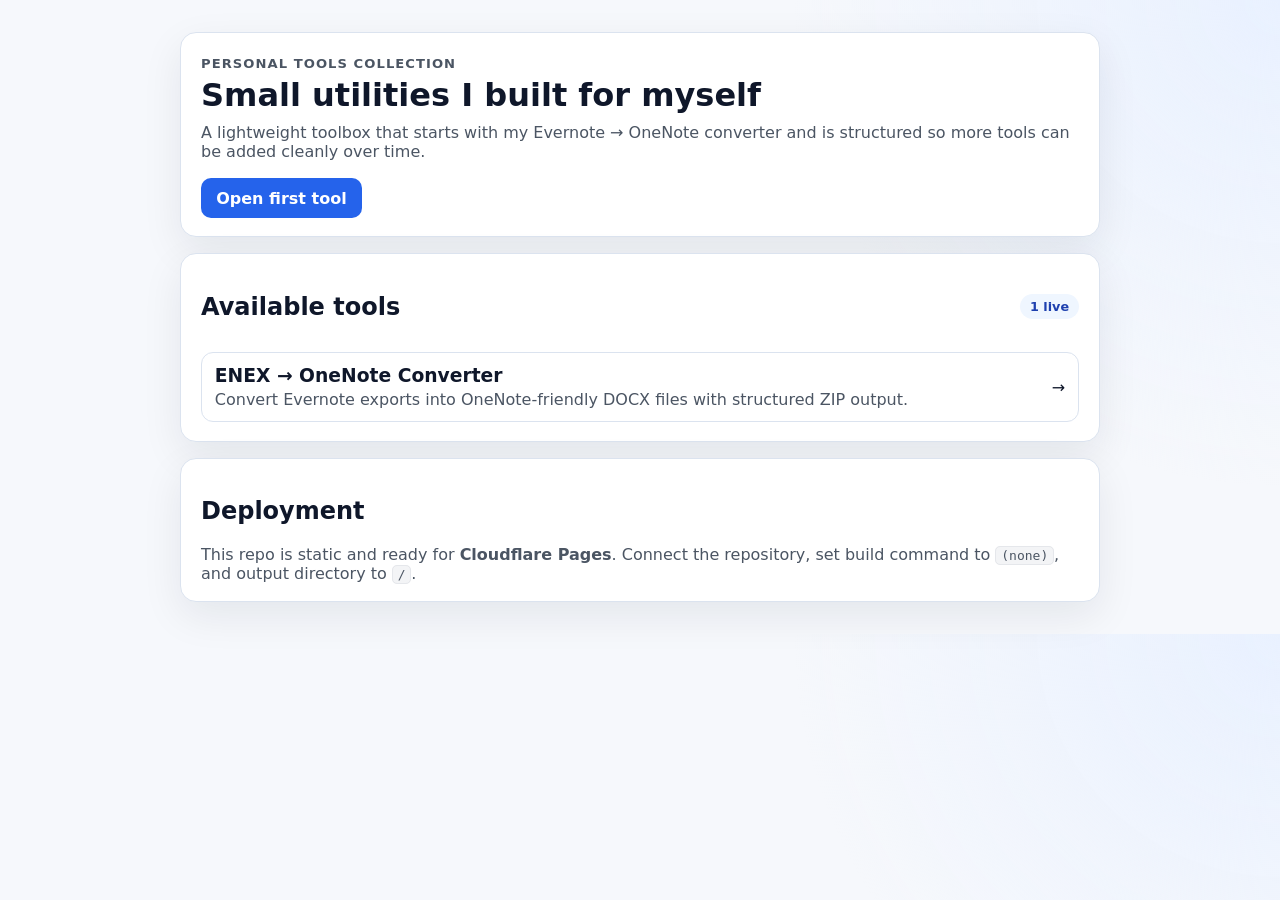
<file: index.html>
<!doctype html>
<html lang="en">
  <head>
    <meta charset="UTF-8" />
    <meta name="viewport" content="width=device-width, initial-scale=1.0" />
    <title>Personal Tools — Home</title>
    <link rel="stylesheet" href="styles.css" />
  </head>
  <body>
    <main class="shell">
      <header class="hero card">
        <p class="eyebrow">Personal Tools Collection</p>
        <h1>Small utilities I built for myself</h1>
        <p>
          A lightweight toolbox that starts with my Evernote → OneNote converter and is structured
          so more tools can be added cleanly over time.
        </p>
        <a class="button" href="./tools/enex-onenote/">Open first tool</a>
      </header>

      <section class="card">
        <div class="section-heading">
          <h2>Available tools</h2>
          <span class="badge">1 live</span>
        </div>

        <a class="tool-card" href="./tools/enex-onenote/">
          <div>
            <h3>ENEX → OneNote Converter</h3>
            <p>Convert Evernote exports into OneNote-friendly DOCX files with structured ZIP output.</p>
          </div>
          <span aria-hidden="true">→</span>
        </a>
      </section>

      <section class="card compact">
        <h2>Deployment</h2>
        <p>
          This repo is static and ready for <strong>Cloudflare Pages</strong>. Connect the repository,
          set build command to <code>(none)</code>, and output directory to <code>/</code>.
        </p>
      </section>
    </main>
  </body>
</html>
</file>
<file: styles.css>
:root {
  --bg: #f6f8fc;
  --surface: #ffffff;
  --text: #0f172a;
  --muted: #4b5563;
  --border: #dbe3ef;
  --accent: #2563eb;
  --accent-soft: #eff6ff;
  --shadow: 0 14px 40px rgba(15, 23, 42, 0.08);
}

* {
  box-sizing: border-box;
}

body {
  margin: 0;
  font-family: Inter, system-ui, -apple-system, Segoe UI, Roboto, sans-serif;
  background: radial-gradient(circle at 100% 0%, #e9f1ff 0%, transparent 34%), var(--bg);
  color: var(--text);
}

.shell {
  width: min(920px, 92vw);
  margin: 2rem auto;
  display: grid;
  gap: 1rem;
}

.card {
  background: var(--surface);
  border: 1px solid var(--border);
  border-radius: 16px;
  padding: 1.15rem 1.25rem;
  box-shadow: var(--shadow);
}

.hero h1 {
  margin: 0.25rem 0 0.55rem;
}

.hero p {
  margin: 0.3rem 0;
  color: var(--muted);
}

.eyebrow {
  font-size: 0.82rem;
  text-transform: uppercase;
  letter-spacing: 0.08em;
  color: #1d4ed8;
  font-weight: 700;
}

.button {
  display: inline-block;
  margin-top: 0.8rem;
  padding: 0.64rem 0.95rem;
  border-radius: 10px;
  background: var(--accent);
  color: #fff;
  text-decoration: none;
  font-weight: 600;
}

.section-heading {
  display: flex;
  justify-content: space-between;
  align-items: center;
}

.badge {
  font-size: 0.8rem;
  background: var(--accent-soft);
  color: #1e40af;
  border-radius: 999px;
  padding: 0.3rem 0.62rem;
  font-weight: 600;
}

.tool-card {
  margin-top: 0.7rem;
  display: flex;
  align-items: center;
  justify-content: space-between;
  gap: 1rem;
  border: 1px solid var(--border);
  border-radius: 12px;
  padding: 0.8rem;
  text-decoration: none;
  color: inherit;
}

.tool-card:hover {
  border-color: #bfd2f7;
  background: #fafcff;
}

.tool-card h3 {
  margin: 0 0 0.2rem;
}

.tool-card p {
  margin: 0;
  color: var(--muted);
}

.compact p {
  margin: 0.25rem 0 0;
  color: var(--muted);
}

code {
  background: #f3f4f6;
  border: 1px solid #e5e7eb;
  border-radius: 5px;
  padding: 0.05rem 0.3rem;
}
</file>
